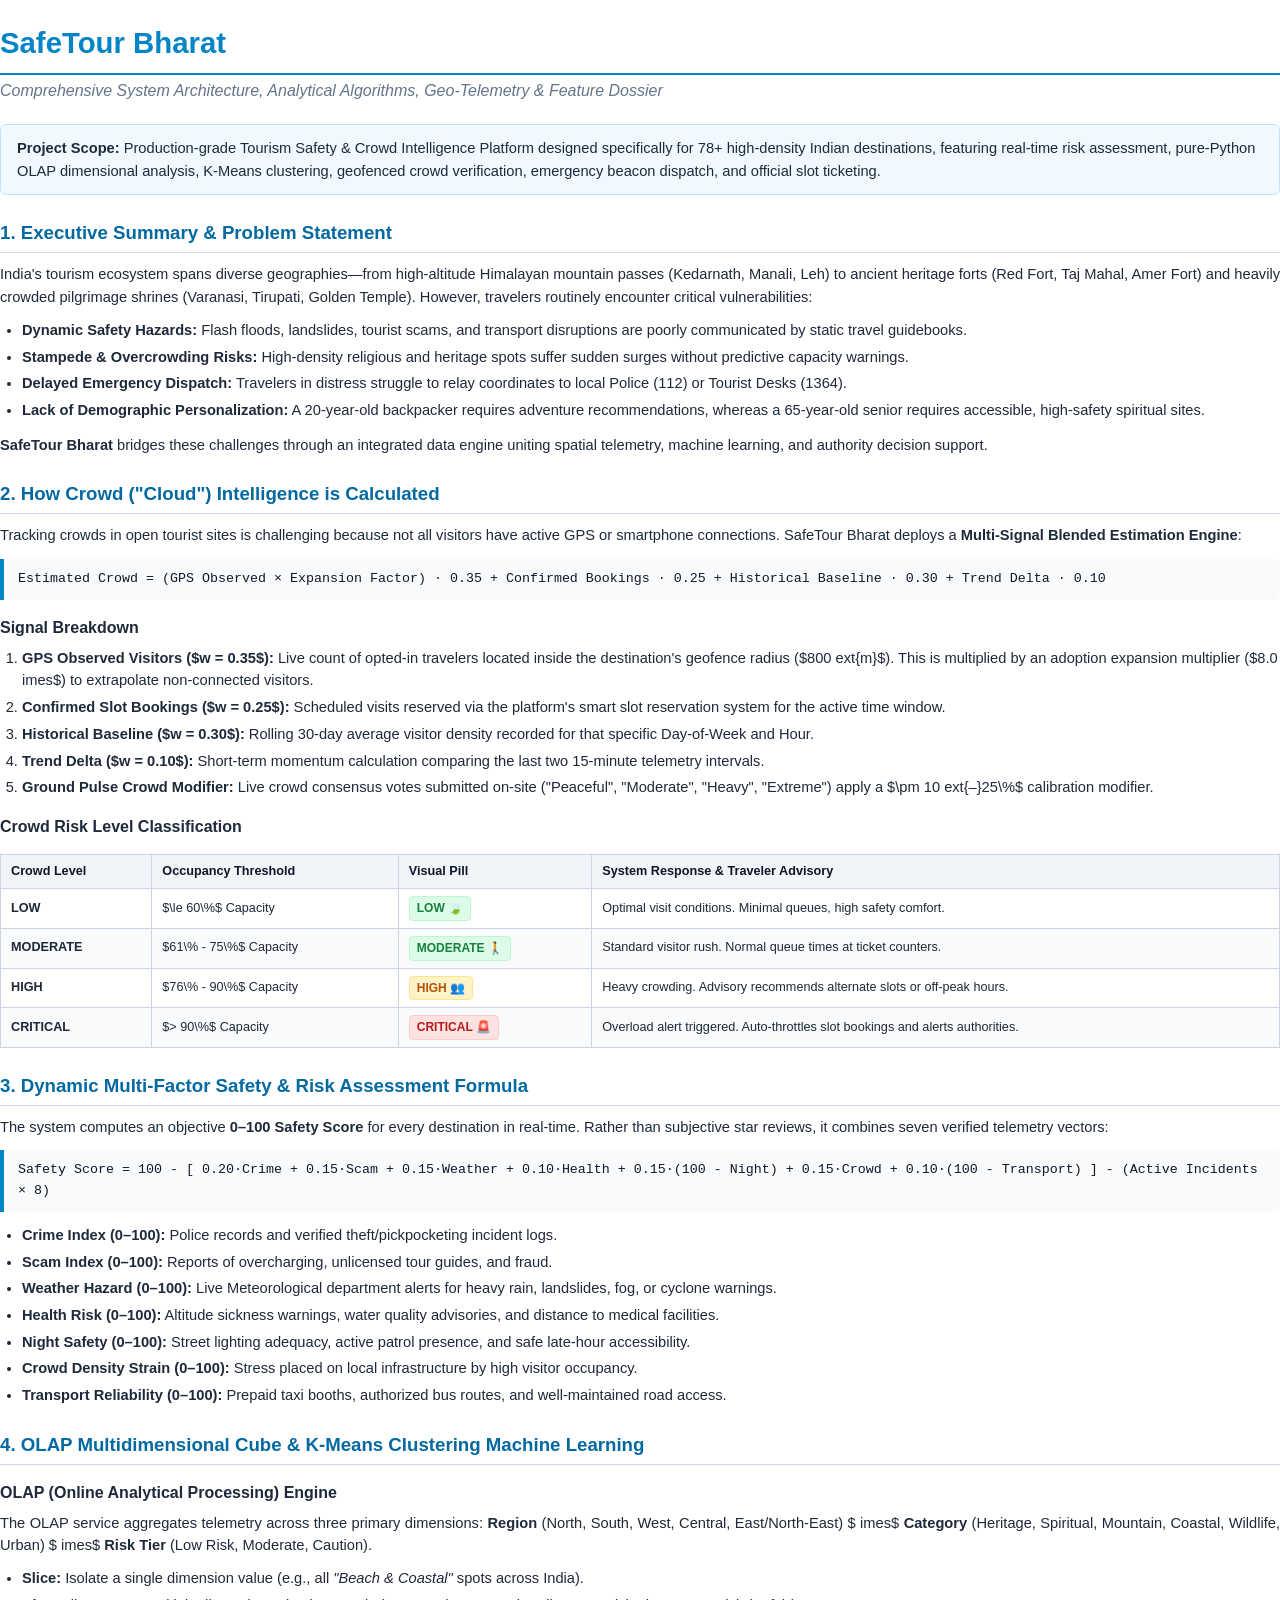
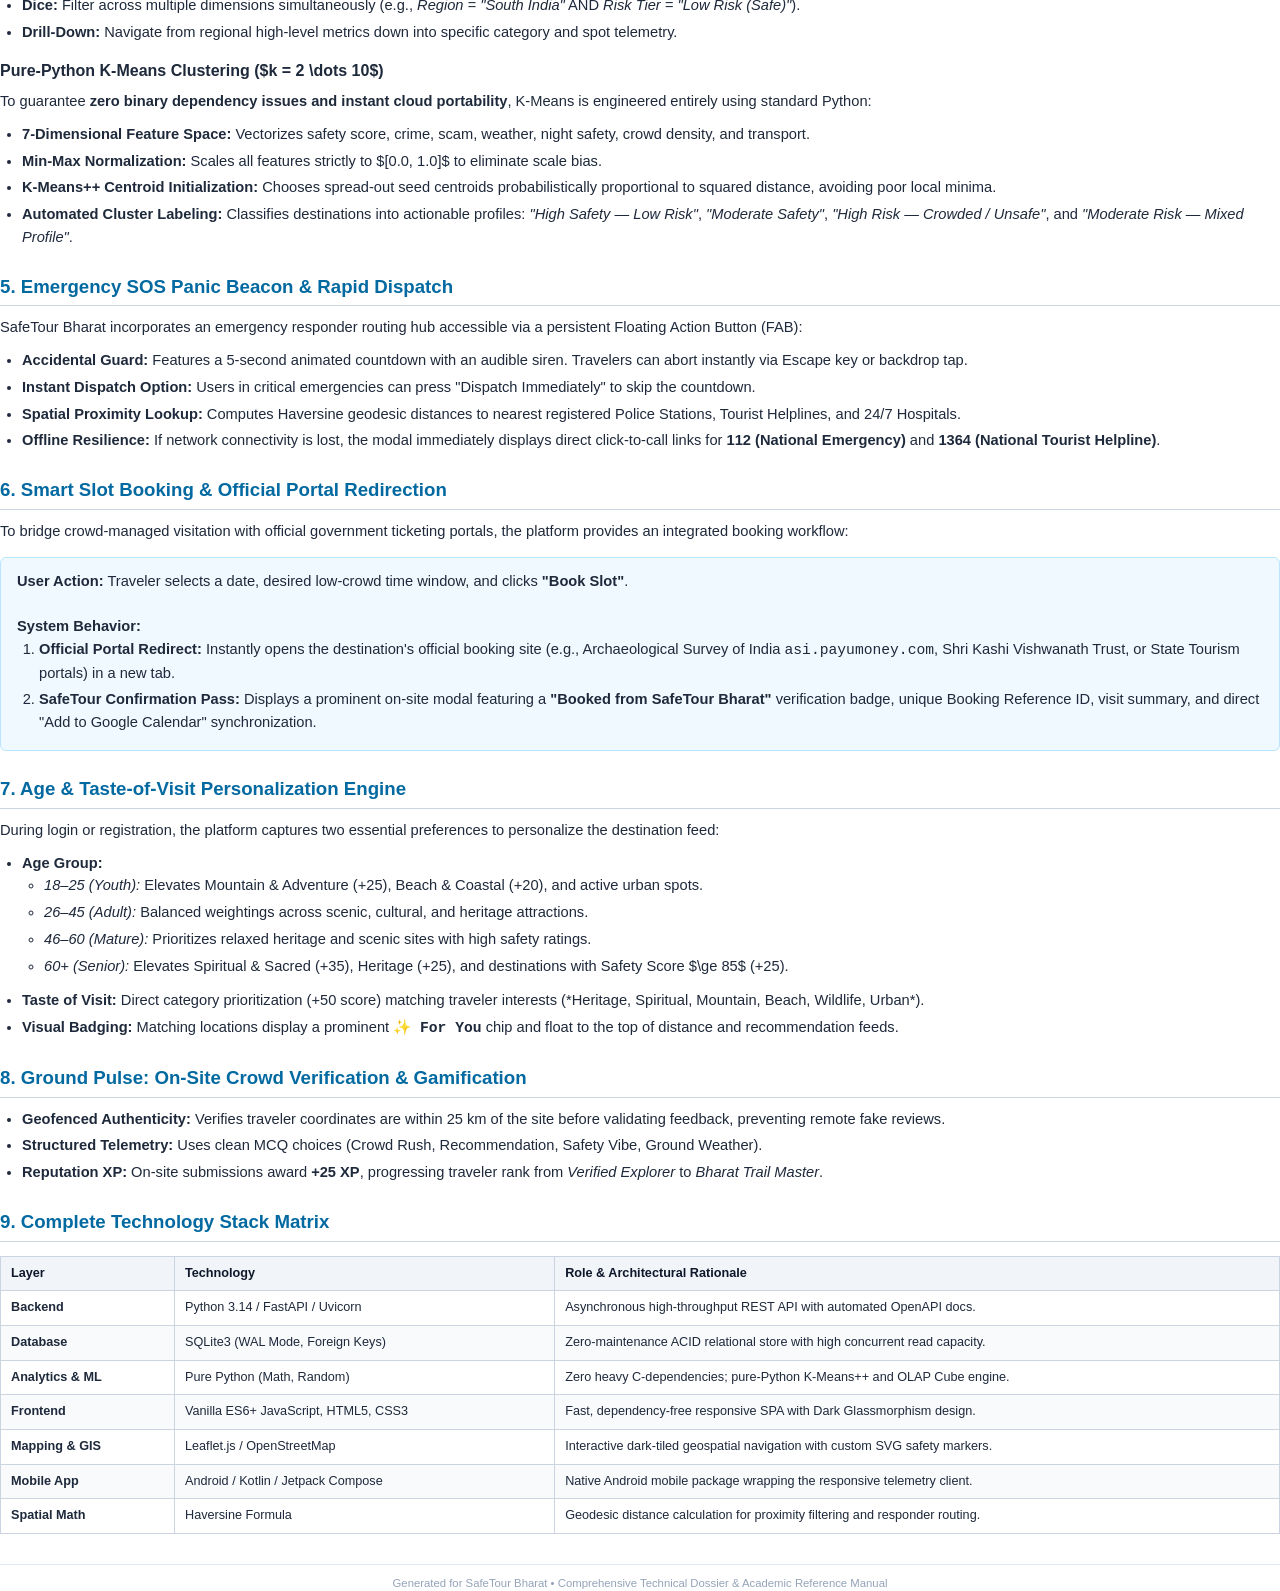
<file: SafeTour_Bharat_Project_Documentation.html>
<!DOCTYPE html>
<html lang="en">
<head>
  <meta charset="UTF-8">
  <title>SafeTour Bharat — Comprehensive Project Documentation & Technical Dossier</title>
  <style>
    @page {
      size: A4;
      margin: 18mm 16mm 18mm 16mm;
    }
    body {
      font-family: 'Segoe UI', -apple-system, BlinkMacSystemFont, Roboto, Helvetica, Arial, sans-serif;
      color: #1e293b;
      line-height: 1.55;
      font-size: 11pt;
      margin: 0;
      padding: 0;
    }
    h1, h2, h3, h4 {
      color: #0f172a;
      font-weight: 700;
      page-break-after: avoid;
    }
    h1 {
      font-size: 22pt;
      margin-bottom: 4px;
      color: #0284c7;
      border-bottom: 2px solid #0284c7;
      padding-bottom: 8px;
    }
    .subtitle {
      font-size: 12pt;
      color: #64748b;
      margin-top: 0;
      margin-bottom: 20px;
      font-style: italic;
    }
    h2 {
      font-size: 14pt;
      margin-top: 24px;
      margin-bottom: 10px;
      color: #0369a1;
      border-bottom: 1px solid #cbd5e1;
      padding-bottom: 4px;
    }
    h3 {
      font-size: 12pt;
      margin-top: 16px;
      margin-bottom: 6px;
      color: #1e293b;
    }
    p {
      margin-top: 0;
      margin-bottom: 10px;
      text-align: justify;
    }
    ul, ol {
      margin-top: 0;
      margin-bottom: 12px;
      padding-left: 22px;
    }
    li {
      margin-bottom: 4px;
    }
    .badge {
      display: inline-block;
      padding: 2px 7px;
      font-size: 9pt;
      font-weight: 700;
      border-radius: 4px;
      background: #e0f2fe;
      color: #0369a1;
      border: 1px solid #bae6fd;
    }
    .badge-safe { background: #dcfce7; color: #15803d; border-color: #bbf7d0; }
    .badge-warn { background: #fef3c7; color: #b45309; border-color: #fde68a; }
    .badge-danger { background: #fee2e2; color: #b91c1c; border-color: #fecaca; }
    
    .formula-box {
      background: #f8fafc;
      border-left: 4px solid #0284c7;
      padding: 10px 14px;
      margin: 12px 0;
      border-radius: 0 6px 6px 0;
      font-family: 'Consolas', 'Courier New', monospace;
      font-size: 10pt;
      color: #0f172a;
    }
    
    table {
      width: 100%;
      border-collapse: collapse;
      margin: 14px 0;
      font-size: 9.5pt;
    }
    th, td {
      border: 1px solid #cbd5e1;
      padding: 7px 10px;
      text-align: left;
    }
    th {
      background: #f1f5f9;
      color: #0f172a;
      font-weight: 700;
    }
    tr:nth-child(even) {
      background: #f8fafc;
    }
    
    .highlight-card {
      background: #f0f9ff;
      border: 1px solid #b9e6fe;
      border-radius: 6px;
      padding: 12px 16px;
      margin: 14px 0;
    }
    
    .page-break {
      page-break-before: always;
    }
    
    .footer-note {
      font-size: 8.5pt;
      color: #94a3b8;
      text-align: center;
      margin-top: 30px;
      border-top: 1px solid #e2e8f0;
      padding-top: 10px;
    }
  </style>
</head>
<body>

  <!-- HEADER -->
  <h1>SafeTour Bharat</h1>
  <div class="subtitle">Comprehensive System Architecture, Analytical Algorithms, Geo-Telemetry & Feature Dossier</div>

  <div class="highlight-card">
    <strong>Project Scope:</strong> Production-grade Tourism Safety & Crowd Intelligence Platform designed specifically for 78+ high-density Indian destinations, featuring real-time risk assessment, pure-Python OLAP dimensional analysis, K-Means clustering, geofenced crowd verification, emergency beacon dispatch, and official slot ticketing.
  </div>

  <!-- SECTION 1 -->
  <h2>1. Executive Summary & Problem Statement</h2>
  <p>
    India's tourism ecosystem spans diverse geographies—from high-altitude Himalayan mountain passes (Kedarnath, Manali, Leh) to ancient heritage forts (Red Fort, Taj Mahal, Amer Fort) and heavily crowded pilgrimage shrines (Varanasi, Tirupati, Golden Temple). However, travelers routinely encounter critical vulnerabilities:
  </p>
  <ul>
    <li><strong>Dynamic Safety Hazards:</strong> Flash floods, landslides, tourist scams, and transport disruptions are poorly communicated by static travel guidebooks.</li>
    <li><strong>Stampede & Overcrowding Risks:</strong> High-density religious and heritage spots suffer sudden surges without predictive capacity warnings.</li>
    <li><strong>Delayed Emergency Dispatch:</strong> Travelers in distress struggle to relay coordinates to local Police (112) or Tourist Desks (1364).</li>
    <li><strong>Lack of Demographic Personalization:</strong> A 20-year-old backpacker requires adventure recommendations, whereas a 65-year-old senior requires accessible, high-safety spiritual sites.</li>
  </ul>
  <p>
    <strong>SafeTour Bharat</strong> bridges these challenges through an integrated data engine uniting spatial telemetry, machine learning, and authority decision support.
  </p>

  <!-- SECTION 2 -->
  <h2>2. How Crowd ("Cloud") Intelligence is Calculated</h2>
  <p>
    Tracking crowds in open tourist sites is challenging because not all visitors have active GPS or smartphone connections. SafeTour Bharat deploys a <strong>Multi-Signal Blended Estimation Engine</strong>:
  </p>

  <div class="formula-box">
    Estimated Crowd = (GPS Observed × Expansion Factor) · 0.35 + Confirmed Bookings · 0.25 + Historical Baseline · 0.30 + Trend Delta · 0.10
  </div>

  <h3>Signal Breakdown</h3>
  <ol>
    <li><strong>GPS Observed Visitors ($w = 0.35$):</strong> Live count of opted-in travelers located inside the destination's geofence radius ($800	ext{m}$). This is multiplied by an adoption expansion multiplier ($8.0	imes$) to extrapolate non-connected visitors.</li>
    <li><strong>Confirmed Slot Bookings ($w = 0.25$):</strong> Scheduled visits reserved via the platform's smart slot reservation system for the active time window.</li>
    <li><strong>Historical Baseline ($w = 0.30$):</strong> Rolling 30-day average visitor density recorded for that specific Day-of-Week and Hour.</li>
    <li><strong>Trend Delta ($w = 0.10$):</strong> Short-term momentum calculation comparing the last two 15-minute telemetry intervals.</li>
    <li><strong>Ground Pulse Crowd Modifier:</strong> Live crowd consensus votes submitted on-site ("Peaceful", "Moderate", "Heavy", "Extreme") apply a $\pm 10	ext{–}25\%$ calibration modifier.</li>
  </ol>

  <h3>Crowd Risk Level Classification</h3>
  <table>
    <thead>
      <tr>
        <th>Crowd Level</th>
        <th>Occupancy Threshold</th>
        <th>Visual Pill</th>
        <th>System Response & Traveler Advisory</th>
      </tr>
    </thead>
    <tbody>
      <tr>
        <td><strong>LOW</strong></td>
        <td>$\le 60\%$ Capacity</td>
        <td><span class="badge badge-safe">LOW 🍃</span></td>
        <td>Optimal visit conditions. Minimal queues, high safety comfort.</td>
      </tr>
      <tr>
        <td><strong>MODERATE</strong></td>
        <td>$61\% - 75\%$ Capacity</td>
        <td><span class="badge badge-safe">MODERATE 🚶</span></td>
        <td>Standard visitor rush. Normal queue times at ticket counters.</td>
      </tr>
      <tr>
        <td><strong>HIGH</strong></td>
        <td>$76\% - 90\%$ Capacity</td>
        <td><span class="badge badge-warn">HIGH 👥</span></td>
        <td>Heavy crowding. Advisory recommends alternate slots or off-peak hours.</td>
      </tr>
      <tr>
        <td><strong>CRITICAL</strong></td>
        <td>$> 90\%$ Capacity</td>
        <td><span class="badge badge-danger">CRITICAL 🚨</span></td>
        <td>Overload alert triggered. Auto-throttles slot bookings and alerts authorities.</td>
      </tr>
    </tbody>
  </table>

  <!-- PAGE BREAK -->
  <div class="page-break"></div>

  <!-- SECTION 3 -->
  <h2>3. Dynamic Multi-Factor Safety & Risk Assessment Formula</h2>
  <p>
    The system computes an objective <strong>0–100 Safety Score</strong> for every destination in real-time. Rather than subjective star reviews, it combines seven verified telemetry vectors:
  </p>

  <div class="formula-box">
    Safety Score = 100 - [ 0.20·Crime + 0.15·Scam + 0.15·Weather + 0.10·Health + 0.15·(100 - Night) + 0.15·Crowd + 0.10·(100 - Transport) ] - (Active Incidents × 8)
  </div>

  <ul>
    <li><strong>Crime Index (0–100):</strong> Police records and verified theft/pickpocketing incident logs.</li>
    <li><strong>Scam Index (0–100):</strong> Reports of overcharging, unlicensed tour guides, and fraud.</li>
    <li><strong>Weather Hazard (0–100):</strong> Live Meteorological department alerts for heavy rain, landslides, fog, or cyclone warnings.</li>
    <li><strong>Health Risk (0–100):</strong> Altitude sickness warnings, water quality advisories, and distance to medical facilities.</li>
    <li><strong>Night Safety (0–100):</strong> Street lighting adequacy, active patrol presence, and safe late-hour accessibility.</li>
    <li><strong>Crowd Density Strain (0–100):</strong> Stress placed on local infrastructure by high visitor occupancy.</li>
    <li><strong>Transport Reliability (0–100):</strong> Prepaid taxi booths, authorized bus routes, and well-maintained road access.</li>
  </ul>

  <!-- SECTION 4 -->
  <h2>4. OLAP Multidimensional Cube & K-Means Clustering Machine Learning</h2>
  
  <h3>OLAP (Online Analytical Processing) Engine</h3>
  <p>
    The OLAP service aggregates telemetry across three primary dimensions:
    <strong>Region</strong> (North, South, West, Central, East/North-East) $	imes$ <strong>Category</strong> (Heritage, Spiritual, Mountain, Coastal, Wildlife, Urban) $	imes$ <strong>Risk Tier</strong> (Low Risk, Moderate, Caution).
  </p>
  <ul>
    <li><strong>Slice:</strong> Isolate a single dimension value (e.g., all <em>"Beach & Coastal"</em> spots across India).</li>
    <li><strong>Dice:</strong> Filter across multiple dimensions simultaneously (e.g., <em>Region = "South India"</em> AND <em>Risk Tier = "Low Risk (Safe)"</em>).</li>
    <li><strong>Drill-Down:</strong> Navigate from regional high-level metrics down into specific category and spot telemetry.</li>
  </ul>

  <h3>Pure-Python K-Means Clustering ($k = 2 \dots 10$)</h3>
  <p>
    To guarantee <strong>zero binary dependency issues and instant cloud portability</strong>, K-Means is engineered entirely using standard Python:
  </p>
  <ul>
    <li><strong>7-Dimensional Feature Space:</strong> Vectorizes safety score, crime, scam, weather, night safety, crowd density, and transport.</li>
    <li><strong>Min-Max Normalization:</strong> Scales all features strictly to $[0.0, 1.0]$ to eliminate scale bias.</li>
    <li><strong>K-Means++ Centroid Initialization:</strong> Chooses spread-out seed centroids probabilistically proportional to squared distance, avoiding poor local minima.</li>
    <li><strong>Automated Cluster Labeling:</strong> Classifies destinations into actionable profiles: <em>"High Safety — Low Risk"</em>, <em>"Moderate Safety"</em>, <em>"High Risk — Crowded / Unsafe"</em>, and <em>"Moderate Risk — Mixed Profile"</em>.</li>
  </ul>

  <!-- SECTION 5 -->
  <h2>5. Emergency SOS Panic Beacon & Rapid Dispatch</h2>
  <p>
    SafeTour Bharat incorporates an emergency responder routing hub accessible via a persistent Floating Action Button (FAB):
  </p>
  <ul>
    <li><strong>Accidental Guard:</strong> Features a 5-second animated countdown with an audible siren. Travelers can abort instantly via Escape key or backdrop tap.</li>
    <li><strong>Instant Dispatch Option:</strong> Users in critical emergencies can press "Dispatch Immediately" to skip the countdown.</li>
    <li><strong>Spatial Proximity Lookup:</strong> Computes Haversine geodesic distances to nearest registered Police Stations, Tourist Helplines, and 24/7 Hospitals.</li>
    <li><strong>Offline Resilience:</strong> If network connectivity is lost, the modal immediately displays direct click-to-call links for <strong>112 (National Emergency)</strong> and <strong>1364 (National Tourist Helpline)</strong>.</li>
  </ul>

  <!-- PAGE BREAK -->
  <div class="page-break"></div>

  <!-- SECTION 6 -->
  <h2>6. Smart Slot Booking & Official Portal Redirection</h2>
  <p>
    To bridge crowd-managed visitation with official government ticketing portals, the platform provides an integrated booking workflow:
  </p>
  <div class="highlight-card">
    <strong>User Action:</strong> Traveler selects a date, desired low-crowd time window, and clicks <strong>"Book Slot"</strong>.
    <br><br>
    <strong>System Behavior:</strong>
    <ol style="margin-bottom:0;">
      <li><strong>Official Portal Redirect:</strong> Instantly opens the destination's official booking site (e.g., Archaeological Survey of India <code>asi.payumoney.com</code>, Shri Kashi Vishwanath Trust, or State Tourism portals) in a new tab.</li>
      <li><strong>SafeTour Confirmation Pass:</strong> Displays a prominent on-site modal featuring a <strong>"Booked from SafeTour Bharat"</strong> verification badge, unique Booking Reference ID, visit summary, and direct "Add to Google Calendar" synchronization.</li>
    </ol>
  </div>

  <!-- SECTION 7 -->
  <h2>7. Age & Taste-of-Visit Personalization Engine</h2>
  <p>
    During login or registration, the platform captures two essential preferences to personalize the destination feed:
  </p>
  <ul>
    <li><strong>Age Group:</strong>
      <ul>
        <li><em>18–25 (Youth):</em> Elevates Mountain & Adventure (+25), Beach & Coastal (+20), and active urban spots.</li>
        <li><em>26–45 (Adult):</em> Balanced weightings across scenic, cultural, and heritage attractions.</li>
        <li><em>46–60 (Mature):</em> Prioritizes relaxed heritage and scenic sites with high safety ratings.</li>
        <li><em>60+ (Senior):</em> Elevates Spiritual & Sacred (+35), Heritage (+25), and destinations with Safety Score $\ge 85$ (+25).</li>
      </ul>
    </li>
    <li><strong>Taste of Visit:</strong> Direct category prioritization (+50 score) matching traveler interests (*Heritage, Spiritual, Mountain, Beach, Wildlife, Urban*).</li>
    <li><strong>Visual Badging:</strong> Matching locations display a prominent <strong><code>✨ For You</code></strong> chip and float to the top of distance and recommendation feeds.</li>
  </ul>

  <!-- SECTION 8 -->
  <h2>8. Ground Pulse: On-Site Crowd Verification & Gamification</h2>
  <ul>
    <li><strong>Geofenced Authenticity:</strong> Verifies traveler coordinates are within 25 km of the site before validating feedback, preventing remote fake reviews.</li>
    <li><strong>Structured Telemetry:</strong> Uses clean MCQ choices (Crowd Rush, Recommendation, Safety Vibe, Ground Weather).</li>
    <li><strong>Reputation XP:</strong> On-site submissions award <strong>+25 XP</strong>, progressing traveler rank from <em>Verified Explorer</em> to <em>Bharat Trail Master</em>.</li>
  </ul>

  <!-- SECTION 9 -->
  <h2>9. Complete Technology Stack Matrix</h2>
  <table>
    <thead>
      <tr>
        <th>Layer</th>
        <th>Technology</th>
        <th>Role & Architectural Rationale</th>
      </tr>
    </thead>
    <tbody>
      <tr>
        <td><strong>Backend</strong></td>
        <td>Python 3.14 / FastAPI / Uvicorn</td>
        <td>Asynchronous high-throughput REST API with automated OpenAPI docs.</td>
      </tr>
      <tr>
        <td><strong>Database</strong></td>
        <td>SQLite3 (WAL Mode, Foreign Keys)</td>
        <td>Zero-maintenance ACID relational store with high concurrent read capacity.</td>
      </tr>
      <tr>
        <td><strong>Analytics & ML</strong></td>
        <td>Pure Python (Math, Random)</td>
        <td>Zero heavy C-dependencies; pure-Python K-Means++ and OLAP Cube engine.</td>
      </tr>
      <tr>
        <td><strong>Frontend</strong></td>
        <td>Vanilla ES6+ JavaScript, HTML5, CSS3</td>
        <td>Fast, dependency-free responsive SPA with Dark Glassmorphism design.</td>
      </tr>
      <tr>
        <td><strong>Mapping & GIS</strong></td>
        <td>Leaflet.js / OpenStreetMap</td>
        <td>Interactive dark-tiled geospatial navigation with custom SVG safety markers.</td>
      </tr>
      <tr>
        <td><strong>Mobile App</strong></td>
        <td>Android / Kotlin / Jetpack Compose</td>
        <td>Native Android mobile package wrapping the responsive telemetry client.</td>
      </tr>
      <tr>
        <td><strong>Spatial Math</strong></td>
        <td>Haversine Formula</td>
        <td>Geodesic distance calculation for proximity filtering and responder routing.</td>
      </tr>
    </tbody>
  </table>

  <div class="footer-note">
    Generated for SafeTour Bharat • Comprehensive Technical Dossier & Academic Reference Manual
  </div>

</body>
</html>
</file>
